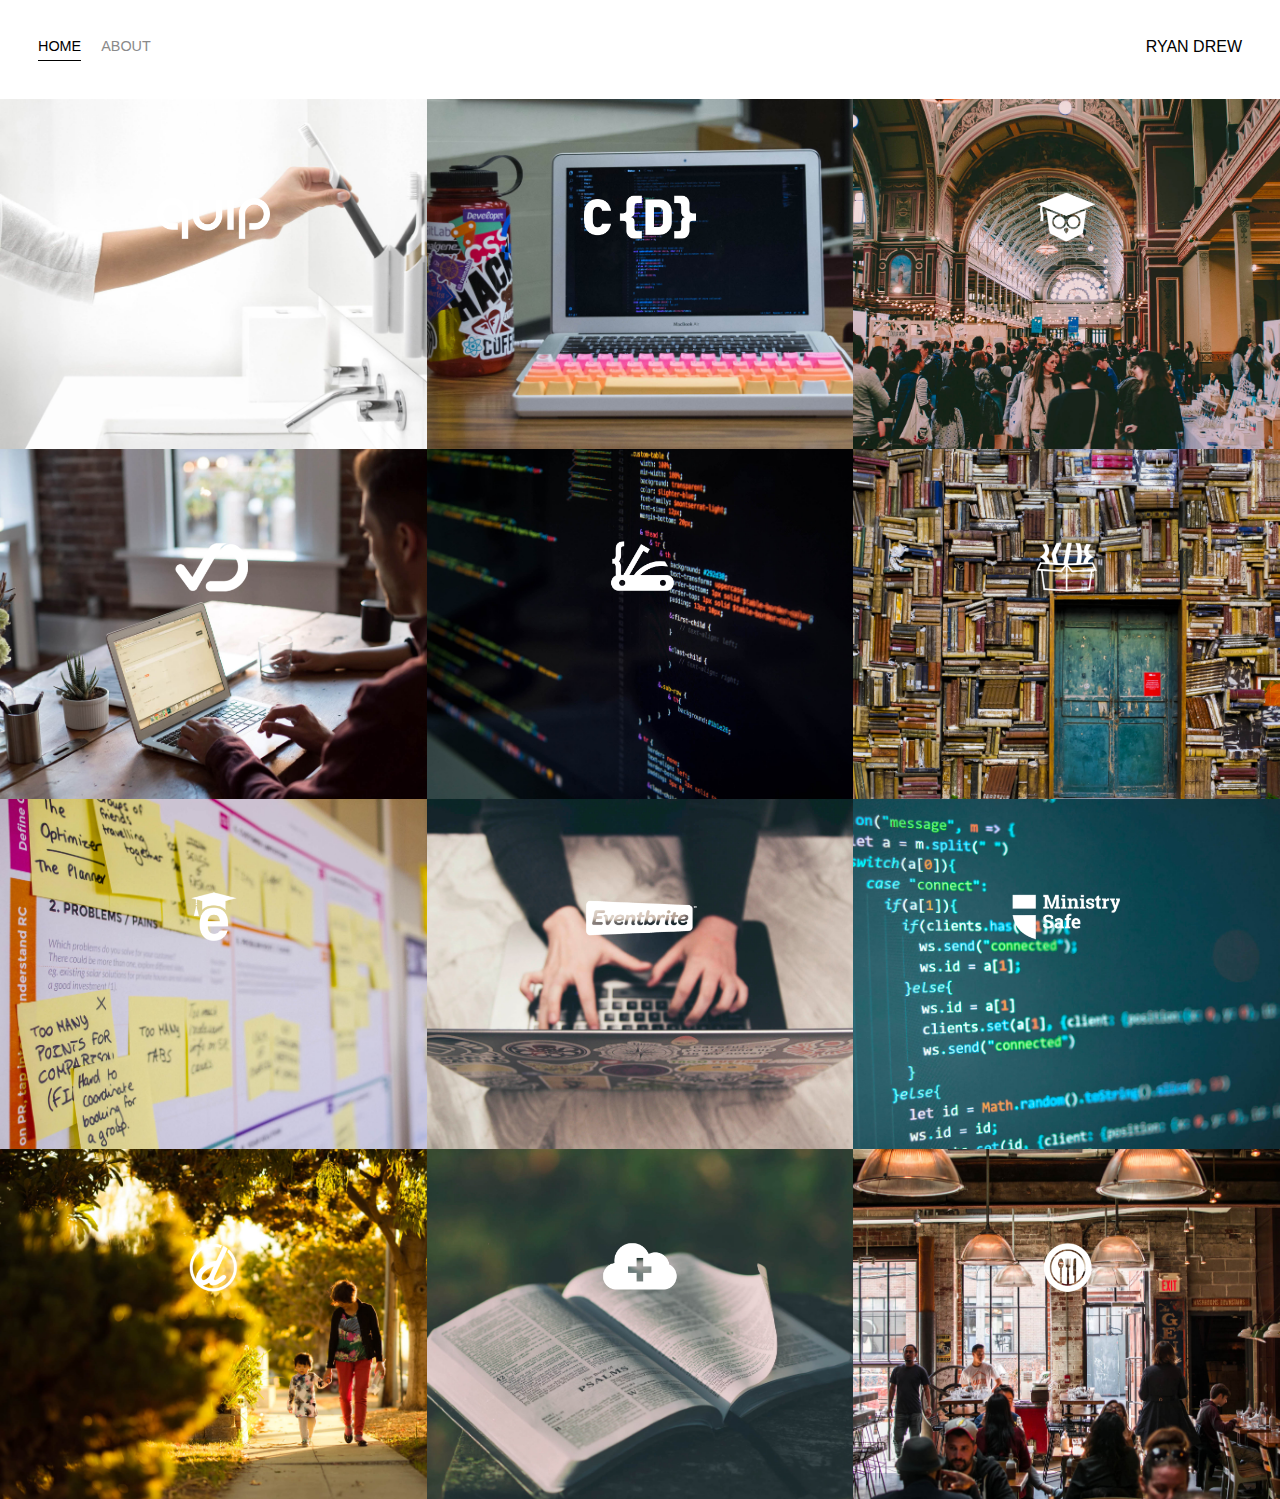
<file: index.html>
<!DOCTYPE html>
<html lang="en">
<head>
    <meta charset="UTF-8">
    <title>Home</title>
    <link rel="preconnect" href="https://fonts.gstatic.com">
    <link href="https://fonts.googleapis.com/css2?family=Lato&display=swap" rel="stylesheet">
    <link rel="stylesheet" href="style.css">
</head>
<body>
    <div class="container">
        <div class="nav-wrapper">
            <div class="left-side">
                <div class="nav-link-wrapper active-nav-link">
                    <a href="index.html">Home</a>
                </div>
                <div class="nav-link-wrapper">
                    <a href="about.html">About</a>
                </div>
            </div>
    
            <div class="right-side">
                <div class="brand">
                    <div>RYAN DREW</div>
                </div>
            </div>
        </div>

        <div class="content-wrapper">
            <div class="portfolio-items-wrapper">
                <div class="portfolio-item-wrapper">
                    <div class="portfolio-img-background" style="background-image:url(images/portfolio1.jpg)"></div>

                    <div class="img-text-wrapper">
                        <div class="logo-wrapper">
                            <img src="images/logos/quip.png">
                        </div>

                        <div class="subtitle">
                            Lorem ipsum dolor sit amet consectetur adipisicing elit. Quis illo quo ea sequi ducimus sint tempora nostrum ullam! Quaerat, sint!
                            
                        </div>
                    </div>
                </div>
                <div class="portfolio-item-wrapper">
                    <div class="portfolio-img-background" style="background-image:url(images/portfolio2.jpg)"></div>

                    <div class="img-text-wrapper">
                        <div class="logo-wrapper">
                            <img src="images/logos/crondose.png">
                        </div>

                        <div class="subtitle">
                            Lorem ipsum dolor sit amet consectetur adipisicing elit. Quis illo quo ea sequi ducimus sint tempora nostrum ullam! Quaerat, sint!
                            
                        </div>
                    </div>
                </div>
                <div class="portfolio-item-wrapper">
                    <div class="portfolio-img-background" style="background-image:url(images/portfolio3.jpg)"></div>

                    <div class="img-text-wrapper">
                        <div class="logo-wrapper">
                            <img src="images/logos/dailysmarty.png">
                        </div>

                        <div class="subtitle">
                            Lorem ipsum dolor sit amet consectetur adipisicing elit. Quis illo quo ea sequi ducimus sint tempora nostrum ullam! Quaerat, sint!
                            
                        </div>
                    </div>
                </div>
                <div class="portfolio-item-wrapper">
                    <div class="portfolio-img-background" style="background-image:url(images/portfolio4.jpg)"></div>

                    <div class="img-text-wrapper">
                        <div class="logo-wrapper">
                            <img src="images/logos/dashtrack.png">
                        </div>

                        <div class="subtitle">
                            Lorem ipsum dolor sit amet consectetur adipisicing elit. Quis illo quo ea sequi ducimus sint tempora nostrum ullam! Quaerat, sint!
                            
                        </div>
                    </div>
                </div>
                <div class="portfolio-item-wrapper">
                    <div class="portfolio-img-background" style="background-image:url(images/portfolio5.jpg)"></div>

                    <div class="img-text-wrapper">
                        <div class="logo-wrapper">
                            <img src="images/logos/devcamp.png">
                        </div>

                        <div class="subtitle">
                            Lorem ipsum dolor sit amet consectetur adipisicing elit. Quis illo quo ea sequi ducimus sint tempora nostrum ullam! Quaerat, sint!
                            
                        </div>
                    </div>
                </div>
                <div class="portfolio-item-wrapper">
                    <div class="portfolio-img-background" style="background-image:url(images/portfolio6.jpg)"></div>

                    <div class="img-text-wrapper">
                        <div class="logo-wrapper">
                            <img src="images/logos/devtrunk.png">
                        </div>

                        <div class="subtitle">
                            Lorem ipsum dolor sit amet consectetur adipisicing elit. Quis illo quo ea sequi ducimus sint tempora nostrum ullam! Quaerat, sint!
                            
                        </div>
                    </div>
                </div>
                <div class="portfolio-item-wrapper">
                    <div class="portfolio-img-background" style="background-image:url(images/portfolio7.jpg)"></div>

                    <div class="img-text-wrapper">
                        <div class="logo-wrapper">
                            <img src="images/logos/edutechional.png">
                        </div>

                        <div class="subtitle">
                            Lorem ipsum dolor sit amet consectetur adipisicing elit. Quis illo quo ea sequi ducimus sint tempora nostrum ullam! Quaerat, sint!
                            
                        </div>
                    </div>
                </div>
                <div class="portfolio-item-wrapper">
                    <div class="portfolio-img-background" style="background-image:url(images/portfolio8.jpg)"></div>

                    <div class="img-text-wrapper">
                        <div class="logo-wrapper">
                            <img src="images/logos/eventbrite.png">
                        </div>

                        <div class="subtitle">
                            Lorem ipsum dolor sit amet consectetur adipisicing elit. Quis illo quo ea sequi ducimus sint tempora nostrum ullam! Quaerat, sint!
                            
                        </div>
                    </div>
                </div>
                <div class="portfolio-item-wrapper">
                    <div class="portfolio-img-background" style="background-image:url(images/portfolio9.jpg)"></div>

                    <div class="img-text-wrapper">
                        <div class="logo-wrapper">
                            <img src="images/logos/ministry-safe.png">
                        </div>

                        <div class="subtitle">
                            Lorem ipsum dolor sit amet consectetur adipisicing elit. Quis illo quo ea sequi ducimus sint tempora nostrum ullam! Quaerat, sint!
                            
                        </div>
                    </div>
                </div>
                <div class="portfolio-item-wrapper">
                    <div class="portfolio-img-background" style="background-image:url(images/portfolio10.jpg)"></div>

                    <div class="img-text-wrapper">
                        <div class="logo-wrapper">
                            <img src="images/logos/open-devos.png">
                        </div>

                        <div class="subtitle">
                            Lorem ipsum dolor sit amet consectetur adipisicing elit. Quis illo quo ea sequi ducimus sint tempora nostrum ullam! Quaerat, sint!
                            
                        </div>
                    </div>
                </div>
                <div class="portfolio-item-wrapper">
                    <div class="portfolio-img-background" style="background-image:url(images/portfolio11.jpg)"></div>

                    <div class="img-text-wrapper">
                        <div class="logo-wrapper">
                            <img src="images/logos/shop-hacker.png">
                        </div>

                        <div class="subtitle">
                            Lorem ipsum dolor sit amet consectetur adipisicing elit. Quis illo quo ea sequi ducimus sint tempora nostrum ullam! Quaerat, sint!
                            
                        </div>
                    </div>
                </div>
                <div class="portfolio-item-wrapper">
                    <div class="portfolio-img-background" style="background-image:url(images/portfolio12.jpg)"></div>

                    <div class="img-text-wrapper">
                        <div class="logo-wrapper">
                            <img src="images/logos/toastability.png">
                        </div>

                        <div class="subtitle">
                            Lorem ipsum dolor sit amet consectetur adipisicing elit. Quis illo quo ea sequi ducimus sint tempora nostrum ullam! Quaerat, sint!
                            
                        </div>
                    </div>
                </div>
            </div>
        </div>
    </div>
</body>
<script>
    const portfolioItems = document.querySelectorAll('.portfolio-item-wrapper');

    portfolioItems.forEach(portfolioItem => {
        portfolioItem.addEventListener('mouseover', () => {
            portfolioItem.childNodes[1].classList.add('img-darken');
        })

        portfolioItem.addEventListener('mouseout', () => {
            portfolioItem.childNodes[1].classList.remove('img-darken');
        })
    })
</script>
</html>
</file>
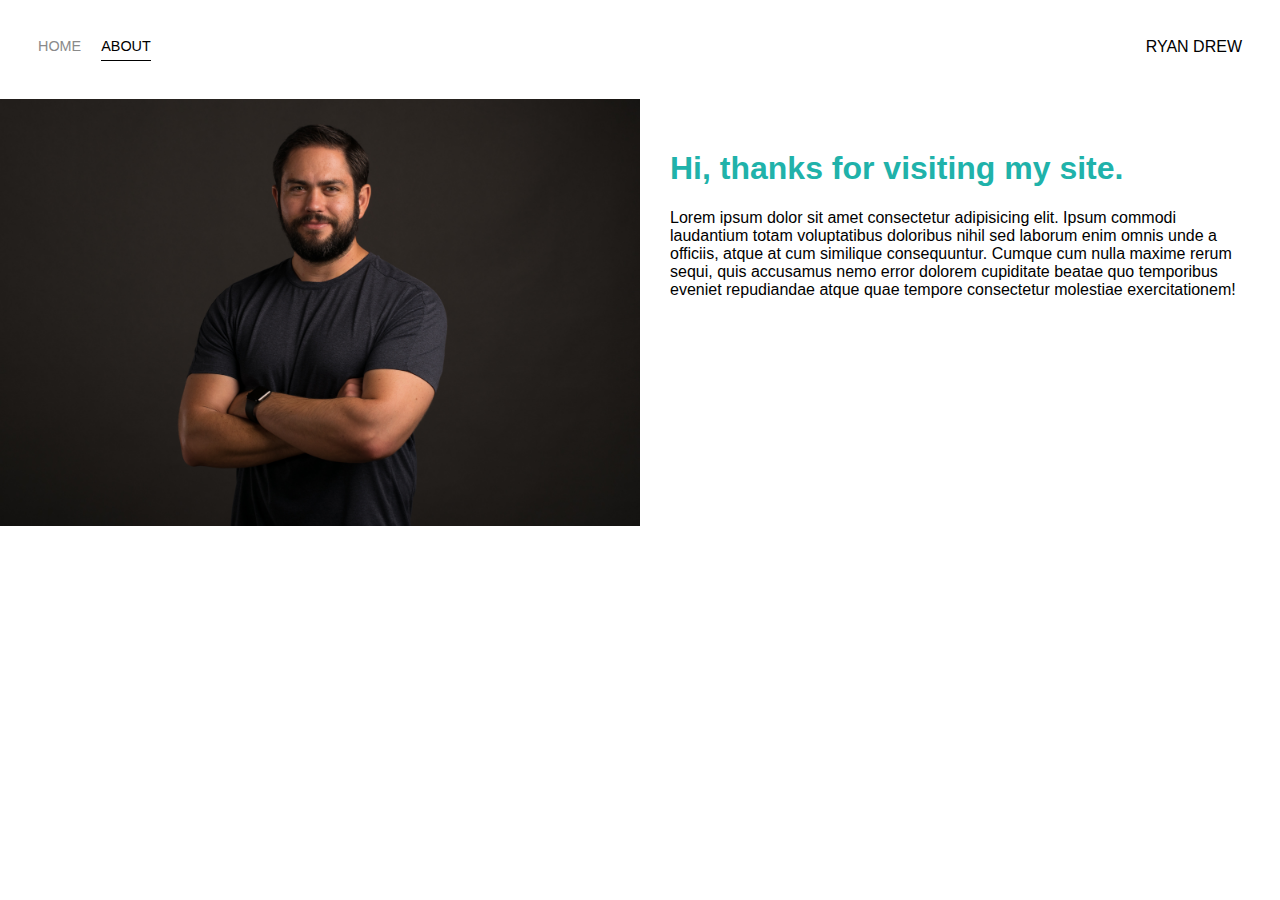
<file: about.html>
<!DOCTYPE html>
<html lang="en">
<head>
    <meta charset="UTF-8">
    <title>About</title>
    <link rel="preconnect" href="https://fonts.gstatic.com">
    <link href="https://fonts.googleapis.com/css2?family=Lato&display=swap" rel="stylesheet">
    <link rel="stylesheet" href="style.css">
</head>
<body>
    <div class="container">
        <div class="nav-wrapper">
            <div class="left-side">
                <div class="nav-link-wrapper">
                    <a href="index.html">Home</a>
                </div>
                <div class="nav-link-wrapper active-nav-link">
                    <a href="about.html">About</a>
                </div>
            </div>
    
            <div class="right-side">
                <div class="brand">
                    <div>RYAN DREW</div>
                </div>
            </div>
        </div>

        <div class="content-wrapper">
            <div class="two-column-wrapper">
                <div class="profile-image-wrapper">
                    <img src="images/profile.jpg">
                </div>
                <div class="profile-content-wrapper">
                    <h1>Hi, thanks for visiting my site.</h1>
                    <p>Lorem ipsum dolor sit amet consectetur adipisicing elit. Ipsum commodi laudantium totam voluptatibus doloribus nihil sed laborum enim omnis unde a officiis, atque at cum similique consequuntur. Cumque cum nulla maxime rerum sequi, quis accusamus nemo error dolorem cupiditate beatae quo temporibus eveniet repudiandae atque quae tempore consectetur molestiae exercitationem!</p>

                </div>
            </div>
        </div>
    </div>
</body>
</html>
</file>
<file: style.css>
/* Master styles */
body {
    margin: 0px;
    font-family: "Loto", sans-serif;
}

.container {
    display: grid;
    grid-template-columns: 1fr;
}

/* Nav styles */
.nav-wrapper {
    display: flex;
    justify-content: space-between;
    padding: 38px;
}

.left-side {
    display: flex;
}

.nav-wrapper > .left-side > div {
    margin-right: 20px;
    font-size: 0.9em;
    text-transform: uppercase;
}

.nav-link-wrapper {
    height: 22px;
    border-bottom: 1px solid transparent;
    transition: border-bottom 0.5s;
}

.nav-link-wrapper a {
    color: #8a8a8a;
    text-decoration: none;
    transition: color 0.5s;
}

.nav-link-wrapper:hover {
    border-bottom: 1px solid black;
}

.nav-link-wrapper a:hover {
    color: black;
}

.active-nav-link {
    border-bottom: 1px solid black;
}

.active-nav-link a {
    color: black !important;
}

/* Portfolio styles */

.portfolio-items-wrapper {
    display: grid;
    grid-template-columns: 1fr 1fr 1fr;
}

.portfolio-item-wrapper {
    position: relative;
}

.portfolio-img-background {
    height: 350px;
    width: 100%;
    background-size: cover;
    background-position: center;
    background-repeat: no-repeat;
}

.img-text-wrapper {
    position: absolute;
    top: 0;
    display: flex;
    flex-direction: column;
    justify-content: center;
    align-items: center;
    height: 100%;
    text-align: center;
    padding-left: 100px;
    padding-right: 100px;
}

.logo-wrapper img {
    width: 50%;
    margin-bottom: 20px;
}

.img-text-wrapper .subtitle {
    transition: 1s;
    font-weight: 600;
    color: transparent;
}

/* Needs to be more specific with selector */
.img-text-wrapper:hover .subtitle {
    font-weight: 600;
    color: lightseagreen;
}

.img-darken {
    transition: 1s;
    filter: brightness(10%);
}

/* About page */
.two-column-wrapper {
    display: grid;
    grid-template-columns: 1fr 1fr;
}

.profile-image-wrapper img {
    width: 100%;
}

.profile-content-wrapper {
    padding: 30px;
}

.profile-content-wrapper h1 {
    color: lightseagreen;
}
</file>
